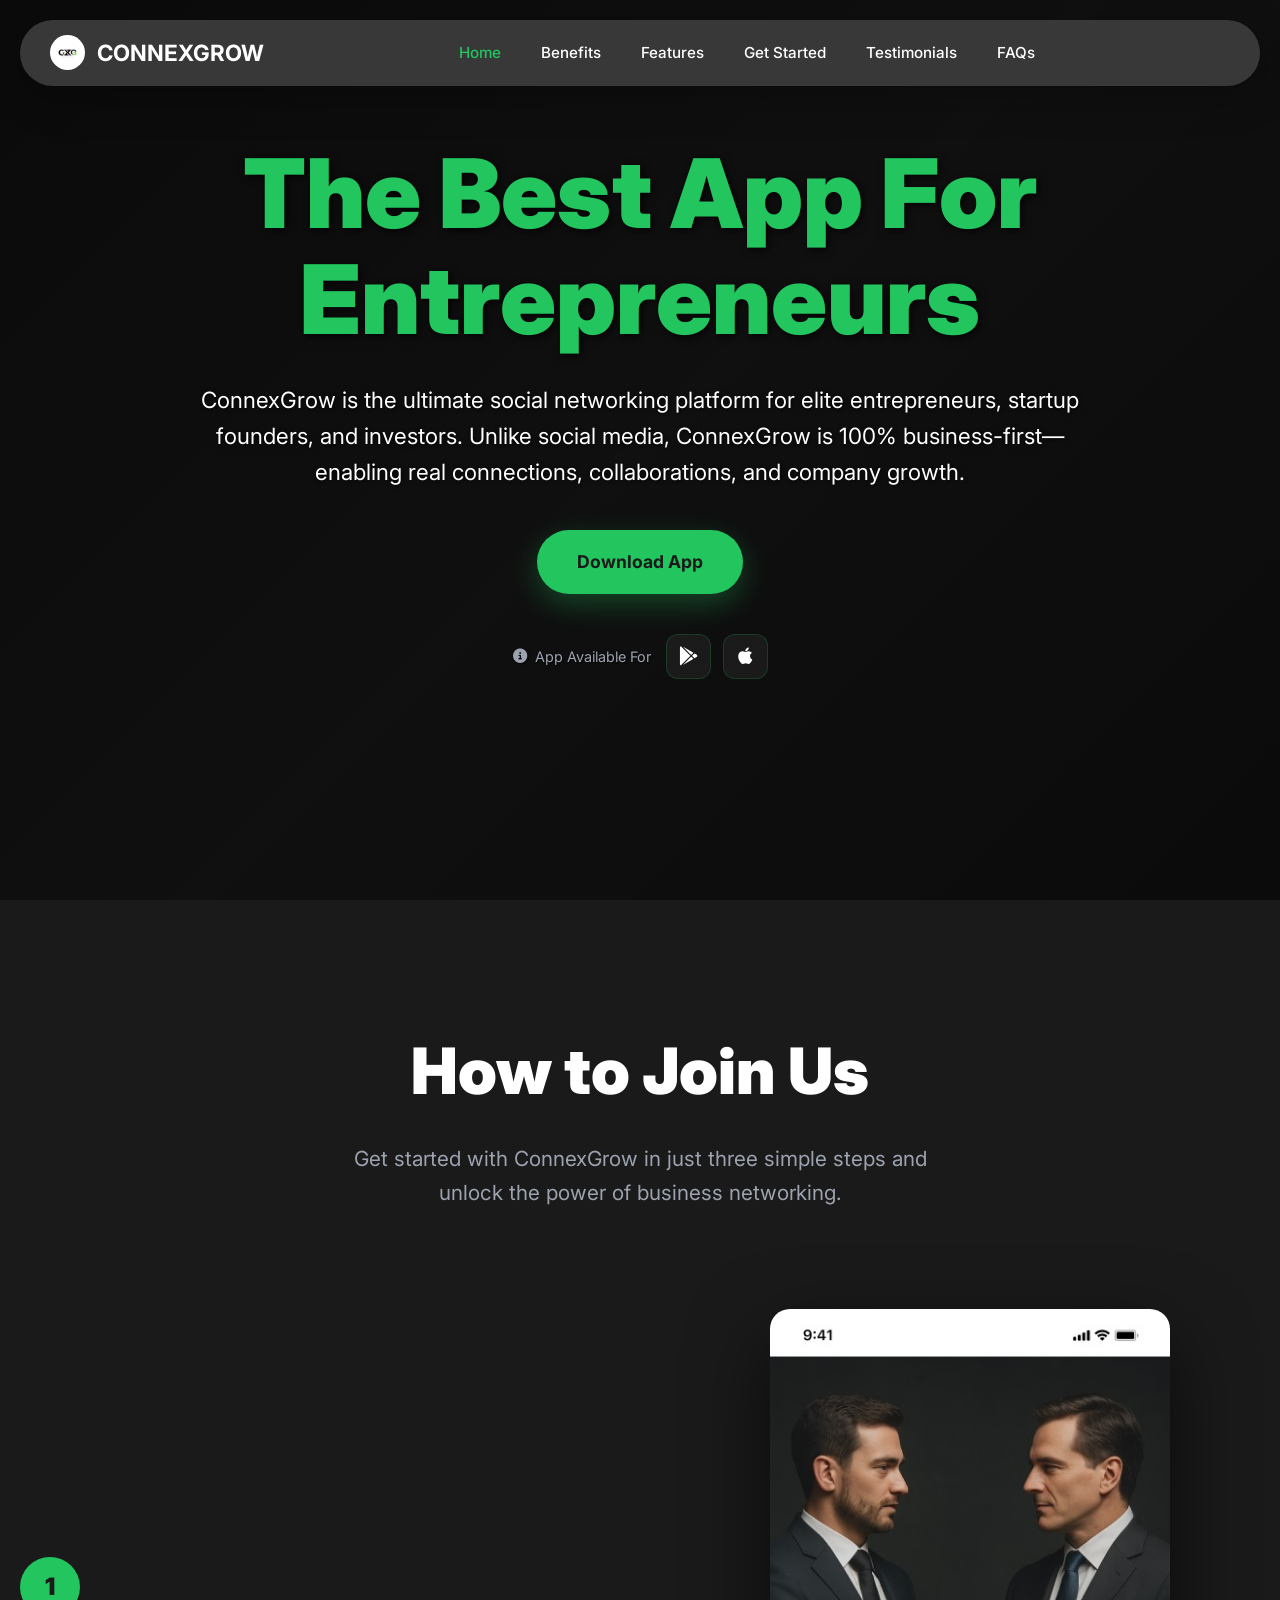
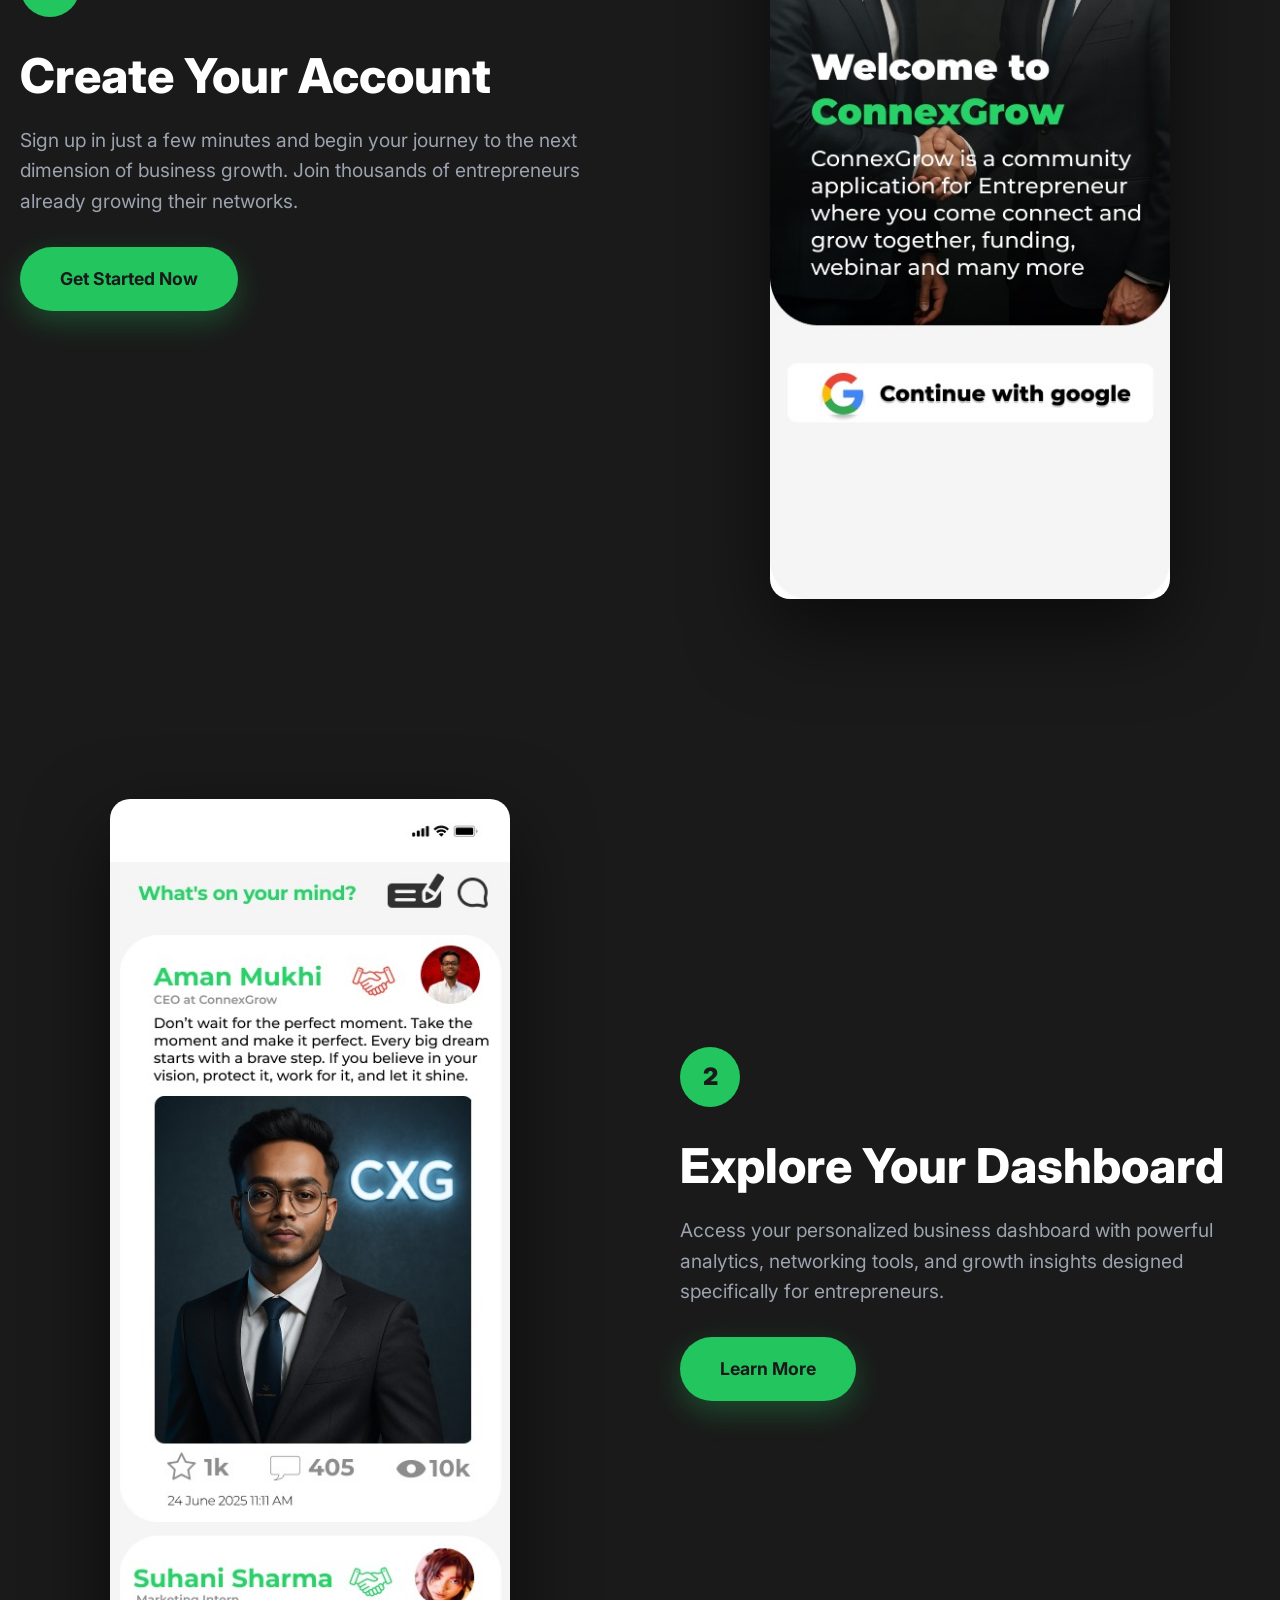
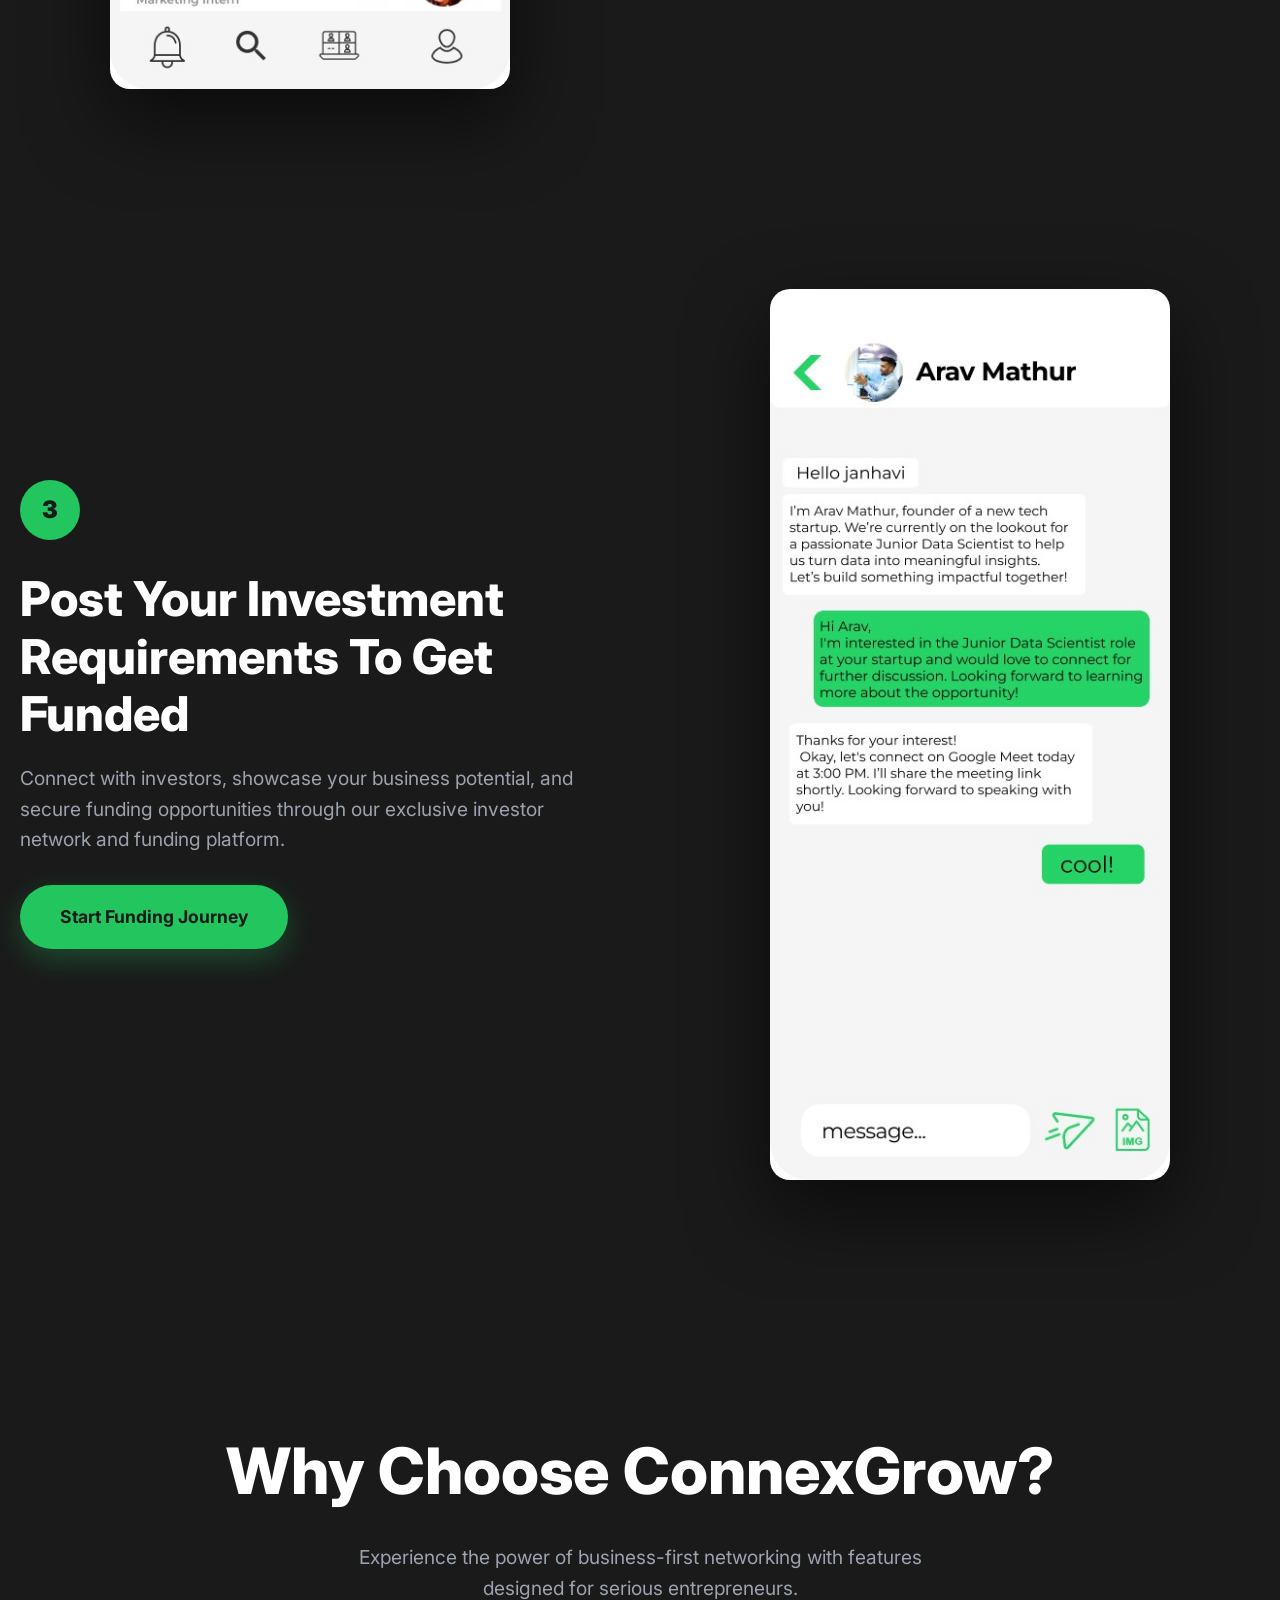
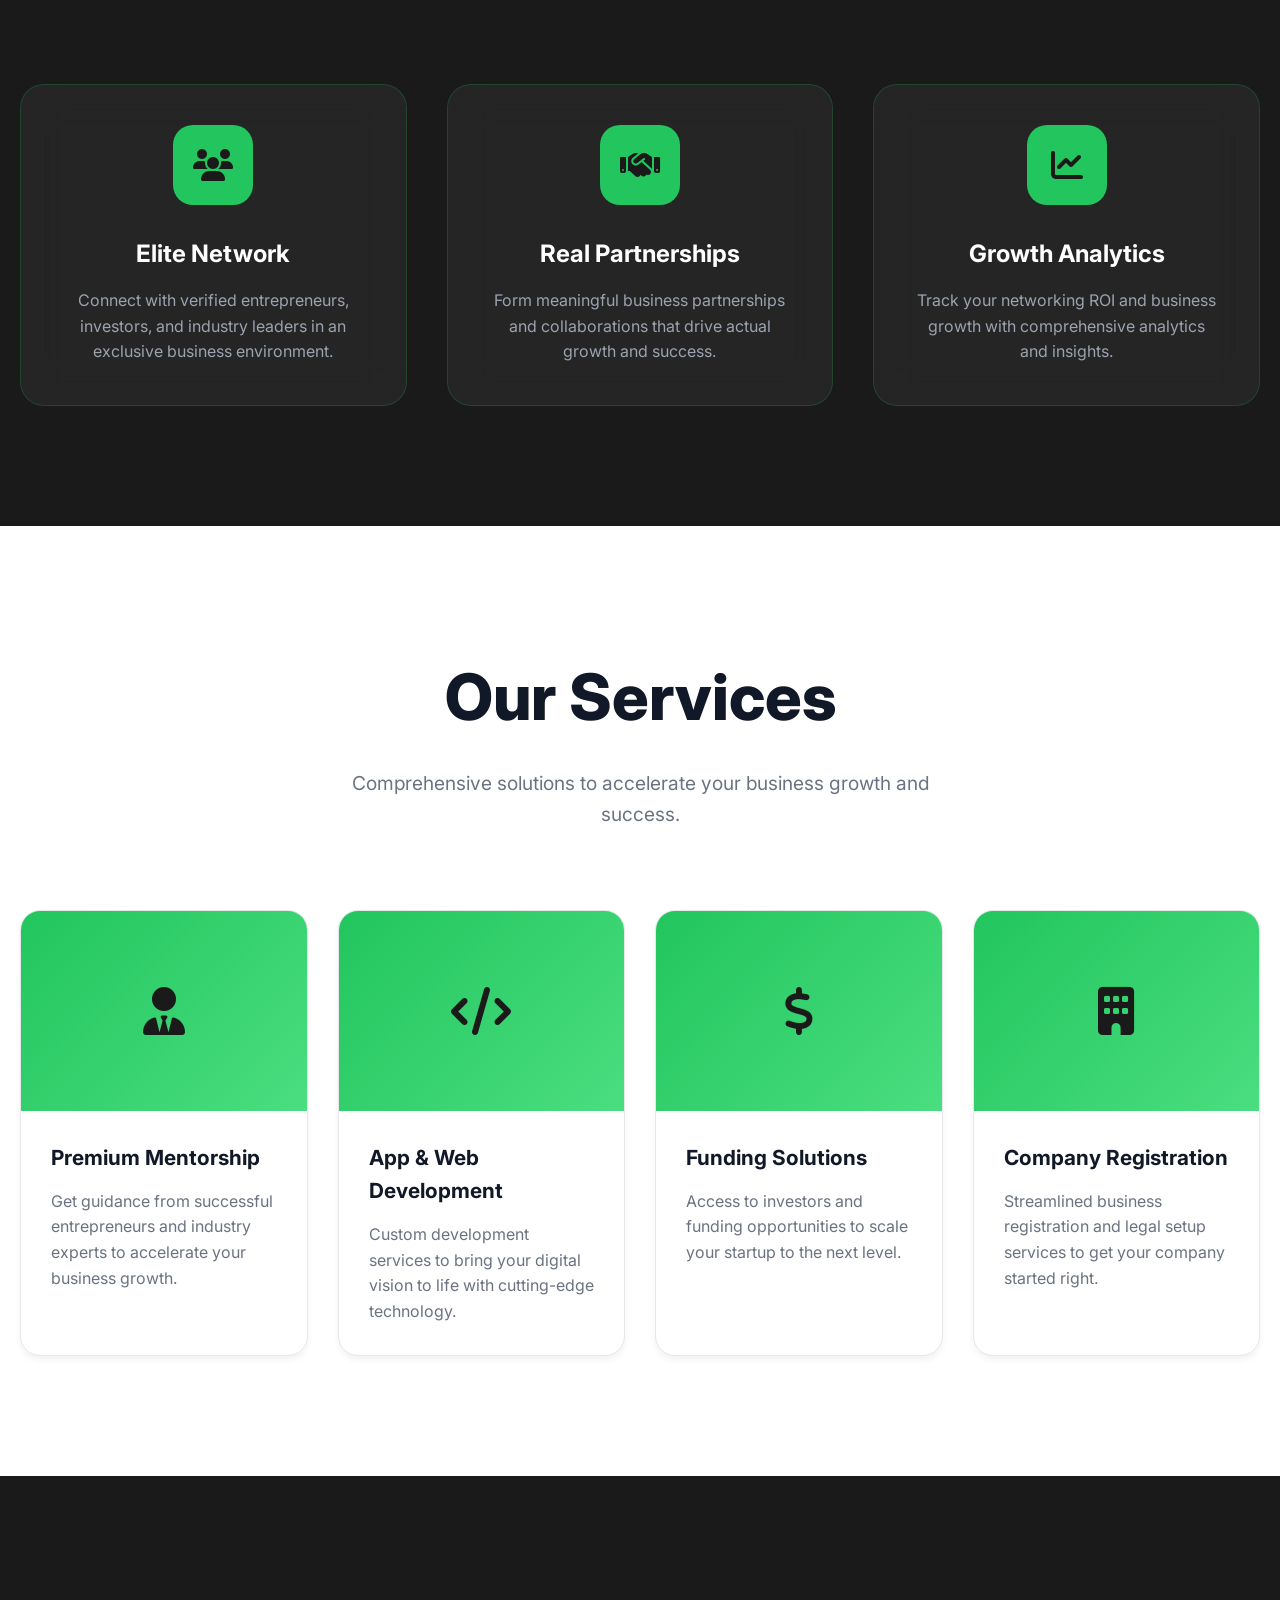
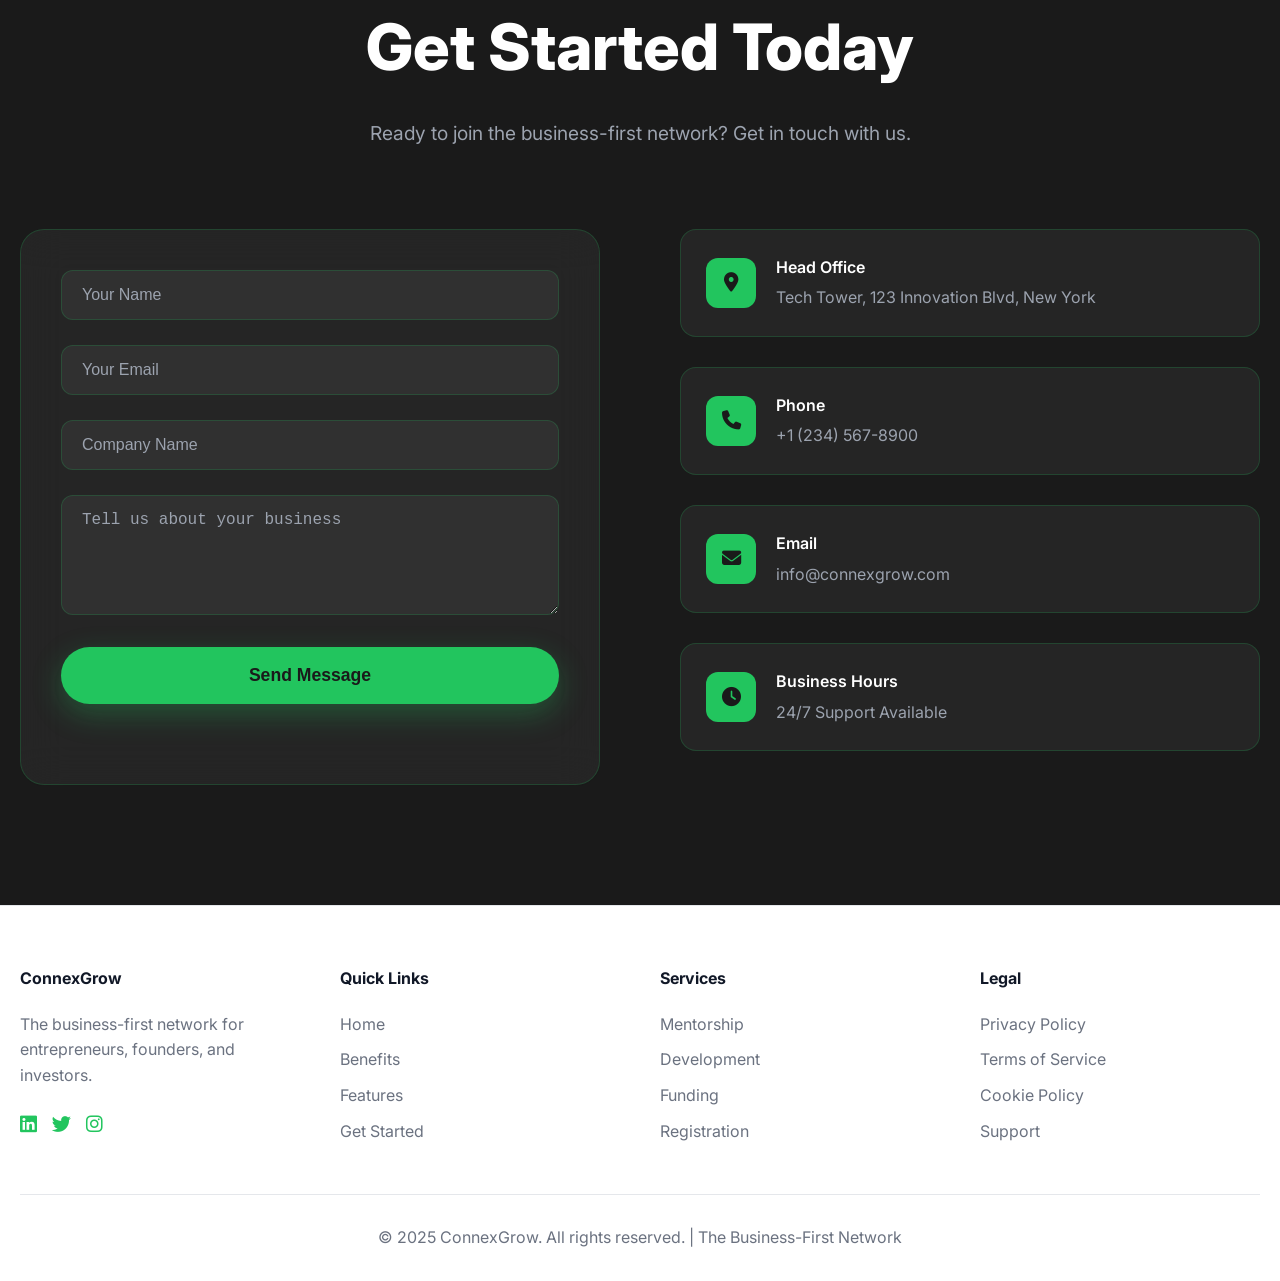
<file: 19.html>
<!DOCTYPE html>
<html lang="en">
<head>
  <meta charset="UTF-8">
  <meta name="viewport" content="width=device-width, initial-scale=1.0">
  <title>ConnexGrow - The Business-First Network</title>
  <link href="https://cdnjs.cloudflare.com/ajax/libs/font-awesome/6.4.0/css/all.min.css" rel="stylesheet">
  <link href="https://fonts.googleapis.com/css2?family=Inter:wght@300;400;500;600;700;800;900&display=swap" rel="stylesheet">
  <style>
    :root {
      --primary: #22C55E;
      --primary-dark: #16A34A;
      --primary-light: #4ADE80;
      --secondary: #000000;
      --accent: #1F2937;
      --text-light: #FFFFFF;
      --text-gray: #9CA3AF;
      --text-dark: #111827;
      --background: #1a1a1a;
      --card-bg: rgba(255, 255, 255, 0.05);
      --border: rgba(34, 197, 94, 0.2);
    }

    * {
      margin: 0;
      padding: 0;
      box-sizing: border-box;
    }

    body {
      font-family: 'Inter', sans-serif;
      background: var(--background);
      color: var(--text-light);
      overflow-x: hidden;
      line-height: 1.6;
    }

    html {
      scroll-behavior: smooth;
    }

    /* Navigation - Fixed Spacing */
    .navbar {
      position: fixed;
      top: 20px;
      left: 20px;
      right: 20px;
      z-index: 1000;
      background: rgba(60, 60, 60, 0.95);
      backdrop-filter: blur(20px);
      border-radius: 50px;
      padding: 15px 30px;
      box-shadow: 0 10px 40px rgba(0, 0, 0, 0.3);
      transition: all 0.3s ease;
      max-width: calc(100vw - 40px);
      width: auto;
    }

    .nav-container {
      display: flex;
      align-items: center;
      justify-content: space-between;
      width: 100%;
    }

    .logo {
      display: flex;
      align-items: center;
      gap: 12px;
      font-size: 1.4rem;
      font-weight: 700;
      color: var(--text-light);
      text-decoration: none;
    }

    .logo-icon {
      width: 35px;
      height: 35px;
      border-radius: 50%;
      object-fit: cover;
    }

    .nav-menu {
      display: flex;
      gap: 40px;
      list-style: none;
      align-items: center;
      margin: 0 auto;
    }

    .nav-link {
      color: var(--text-light);
      text-decoration: none;
      font-weight: 500;
      font-size: 0.95rem;
      transition: all 0.3s ease;
      position: relative;
      padding: 8px 0;
      white-space: nowrap;
    }

    .nav-link:hover,
    .nav-link.active {
      color: var(--primary);
    }

    .mobile-menu-toggle {
      display: none;
      background: none;
      border: none;
      color: var(--text-light);
      font-size: 1.5rem;
      cursor: pointer;
      padding: 5px;
    }

    .mobile-menu {
      display: none;
      position: absolute;
      top: calc(100% + 10px);
      left: 0;
      right: 0;
      background: rgba(60, 60, 60, 0.98);
      backdrop-filter: blur(20px);
      border-radius: 20px;
      padding: 20px;
      box-shadow: 0 10px 40px rgba(0, 0, 0, 0.3);
    }

    .mobile-menu.active {
      display: block;
    }

    .mobile-nav-menu {
      list-style: none;
      display: flex;
      flex-direction: column;
      gap: 15px;
    }

    .mobile-nav-link {
      color: var(--text-light);
      text-decoration: none;
      font-weight: 500;
      font-size: 1rem;
      padding: 12px 20px;
      border-radius: 12px;
      transition: all 0.3s ease;
      display: block;
      text-align: center;
    }

    .mobile-nav-link:hover,
    .mobile-nav-link.active {
      color: var(--primary);
      background: rgba(34, 197, 94, 0.1);
    }

    /* Hero Section - Enhanced Background System */
    .hero {
      min-height: 95vh;
      display: flex;
      flex-direction: column;
      align-items: center;
      justify-content: center;
      text-align: center;
      padding: 120px 20px 80px;
      position: relative;
      overflow: hidden;
      background-image: url('https://framerusercontent.com/images/44bgYYI7gVX7tODZd0dqNcnXAeo.png?scale-down-to=2048');
      background-position: center center;
      background-size: cover;
      background-repeat: no-repeat;
    }

    /* Dark Overlay for Text Readability */
    .hero::before {
      content: '';
      position: absolute;
      top: 0;
      left: 0;
      width: 100%;
      height: 100%;
      background: linear-gradient(
        135deg,
        rgba(0, 0, 0, 0.6) 0%,
        rgba(0, 0, 0, 0.4) 50%,
        rgba(0, 0, 0, 0.6) 100%
      );
      z-index: -1;
    }

    .hero-content {
      position: relative;
      max-width: 4000px;
      margin: 0 auto 60px;
      text-align: center;
      z-index: 1;
    }

    .hero-title {
      font-size: clamp(3rem, 8vw, 6rem);
      font-weight: 900;
      line-height: 1.1;
      margin-bottom: 30px;
      color: var(--primary);
      text-shadow: 2px 2px 8px rgba(0, 0, 0, 0.8);
      animation: fadeInUp 1s ease-out;
    }

    .hero-subtitle {
      font-size: clamp(1.1rem, 2.5vw, 1.4rem);
      color: var(--text-light);
      margin-bottom: 40px;
      line-height: 1.6;
      max-width: 900px;
      margin-left: auto;
      margin-right: auto;
      text-shadow: 1px 1px 4px rgba(0, 0, 0, 0.8);
      animation: fadeInUp 1s ease-out 0.2s both;
    }

    .cta-button {
      background: var(--primary);
      color: var(--background);
      padding: 18px 40px;
      border: none;
      border-radius: 50px;
      font-size: 1.1rem;
      font-weight: 700;
      text-decoration: none;
      display: inline-block;
      transition: all 0.3s ease;
      cursor: pointer;
      margin-bottom: 40px;
      box-shadow: 0 10px 30px rgba(34, 197, 94, 0.3);
      animation: fadeInUp 1s ease-out 0.4s both;
    }

    .cta-button:hover {
      background: var(--primary-dark);
      transform: translateY(-3px);
      box-shadow: 0 15px 40px rgba(34, 197, 94, 0.4);
    }

    .app-availability {
      display: flex;
      align-items: center;
      gap: 15px;
      margin-bottom: 60px;
      justify-content: center;
      flex-wrap: wrap;
      animation: fadeInUp 1s ease-out 0.6s both;
    }

    .availability-text {
      color: var(--text-gray);
      font-size: 0.9rem;
      display: flex;
      align-items: center;
      gap: 8px;
      text-shadow: 1px 1px 2px rgba(0, 0, 0, 0.8);
    }

    .store-icons {
      display: flex;
      gap: 12px;
    }

    .store-icon {
      width: 45px;
      height: 45px;
      background: var(--card-bg);
      border: 1px solid var(--border);
      border-radius: 12px;
      display: flex;
      align-items: center;
      justify-content: center;
      color: var(--text-light);
      font-size: 1.2rem;
      transition: all 0.3s ease;
      cursor: pointer;
      backdrop-filter: blur(10px);
    }

    .store-icon:hover {
      background: var(--primary);
      color: var(--background);
      transform: translateY(-3px);
      box-shadow: 0 10px 20px rgba(34, 197, 94, 0.3);
    }

    /* Mobile-Specific Background Adjustments */
    @media (max-width: 768px) {
      .hero {
        padding: 100px 15px 60px;
        min-height: 100vh;
        background-position: center center;
      }

      .hero::before {
        background: linear-gradient(
          180deg,
          rgba(0, 0, 0, 0.7) 0%,
          rgba(0, 0, 0, 0.5) 50%,
          rgba(0, 0, 0, 0.7) 100%
        );
      }

      .navbar {
        left: 10px;
        right: 10px;
        padding: 10px 15px;
      }

      .nav-menu {
        display: none;
      }

      .mobile-menu-toggle {
        display: block;
      }

      .store-icon {
        width: 40px;
        height: 40px;
        font-size: 1rem;
      }

      .app-availability {
        gap: 10px;
      }
    }

    /* Tablet Adjustments */
    @media (min-width: 769px) and (max-width: 1024px) {
      .hero {
        background-size: 90% 90%;
      }
    }

    /* Large Desktop Adjustments */
    @media (min-width: 1920px) {
      .hero {
        background-size: 80% 80%;
      }
    }

    /* Ultra-wide Screen Adjustments */
    @media (min-width: 2560px) {
      .hero {
        background-size: 80% 80%;
        background-position: center center;
      }
    }

    @media (max-width: 480px) {
      .hero {
        padding: 90px 10px 50px;
      }

      .logo {
        font-size: 1.1rem;
      }

      .logo-icon {
        width: 30px;
        height: 30px;
      }

      .navbar {
        left: 5px;
        right: 5px;
        padding: 8px 12px;
      }

      .store-icon {
        width: 35px;
        height: 35px;
        font-size: 0.9rem;
      }

      .cta-button {
        padding: 15px 30px;
        font-size: 1rem;
      }
    }

    /* How to Join Us Section */
    .how-to-join {
      padding: 120px 20px;
      background: var(--background);
      position: relative;
      overflow: hidden;
    }

    .join-container {
      max-width: 1400px;
      margin: 0 auto;
    }

    .join-header {
      text-align: center;
      margin-bottom: 100px;
    }

    .join-title {
      font-size: clamp(2.5rem, 6vw, 4rem);
      font-weight: 900;
      color: var(--text-light);
      margin-bottom: 20px;
    }

    .join-subtitle {
      font-size: clamp(1rem, 2vw, 1.3rem);
      color: var(--text-gray);
      max-width: 600px;
      margin: 0 auto;
    }

    .join-steps {
      display: flex;
      flex-direction: column;
      gap: 200px;
    }

    .join-step {
      display: grid;
      grid-template-columns: 1fr 1fr;
      gap: 80px;
      align-items: center;
      opacity: 0;
      transform: translateY(100px);
      transition: all 1s ease-out;
    }

    .join-step.animate {
      opacity: 1;
      transform: translateY(0);
    }

    .join-step:nth-child(even) {
      direction: rtl;
    }

    .join-step:nth-child(even) > * {
      direction: ltr;
    }

    .step-content {
      padding: 40px 0;
    }

    .step-number {
      display: inline-block;
      width: 60px;
      height: 60px;
      background: var(--primary);
      color: var(--background);
      border-radius: 50%;
      display: flex;
      align-items: center;
      justify-content: center;
      font-size: 1.5rem;
      font-weight: 900;
      margin-bottom: 30px;
    }

    .step-title {
      font-size: clamp(2rem, 4vw, 3rem);
      font-weight: 800;
      color: var(--text-light);
      margin-bottom: 20px;
      line-height: 1.2;
    }

    .step-description {
      font-size: clamp(1rem, 2vw, 1.2rem);
      color: var(--text-gray);
      line-height: 1.6;
      margin-bottom: 30px;
    }

    .step-image-container {
      display: flex;
      justify-content: center;
      position: relative;
    }

    .step-image {
      width: 100%;
      max-width: 400px;
      height: auto;
      border-radius: 20px;
      box-shadow: 0 30px 80px rgba(0, 0, 0, 0.6);
      transform: scale(0.8);
      transition: all 0.5s ease;
    }

    .join-step.animate .step-image {
      transform: scale(1);
    }

    /* Features Section */
    .features {
      padding: 120px 20px;
      max-width: 1400px;
      margin: 0 auto;
    }

    .section-title {
      text-align: center;
      font-size: clamp(2rem, 5vw, 4rem);
      font-weight: 800;
      margin-bottom: 20px;
      color: var(--text-light);
    }

    .section-subtitle {
      text-align: center;
      font-size: clamp(1rem, 2vw, 1.2rem);
      color: var(--text-gray);
      margin-bottom: 80px;
      max-width: 600px;
      margin-left: auto;
      margin-right: auto;
    }

    .features-grid {
      display: grid;
      grid-template-columns: repeat(auto-fit, minmax(300px, 1fr));
      gap: 40px;
      margin-top: 60px;
    }

    .feature-card {
      background: var(--card-bg);
      border: 1px solid var(--border);
      border-radius: 24px;
      padding: 40px;
      text-align: center;
      transition: all 0.3s ease;
      backdrop-filter: blur(20px);
    }

    .feature-card:hover {
      transform: translateY(-10px);
      border-color: var(--primary);
      box-shadow: 0 20px 60px rgba(34, 197, 94, 0.1);
    }

    .feature-icon {
      width: 80px;
      height: 80px;
      background: var(--primary);
      border-radius: 20px;
      display: flex;
      align-items: center;
      justify-content: center;
      margin: 0 auto 30px;
      color: var(--background);
      font-size: 2rem;
    }

    .feature-title {
      font-size: 1.5rem;
      font-weight: 700;
      margin-bottom: 15px;
      color: var(--text-light);
    }

    .feature-description {
      color: var(--text-gray);
      line-height: 1.6;
    }

    /* Services Section - White Background */
    .services {
      padding: 120px 20px;
      background: #FFFFFF;
    }

    .services-container {
      max-width: 1400px;
      margin: 0 auto;
    }

    .services .section-title {
      color: var(--text-dark);
    }

    .services .section-subtitle {
      color: #6B7280;
    }

    .services-grid {
      display: grid;
      grid-template-columns: repeat(auto-fit, minmax(280px, 1fr));
      gap: 30px;
      margin-top: 60px;
    }

    .service-card {
      background: #FFFFFF;
      border: 1px solid #E5E7EB;
      border-radius: 20px;
      overflow: hidden;
      transition: all 0.3s ease;
      box-shadow: 0 4px 6px rgba(0, 0, 0, 0.05);
    }

    .service-card:hover {
      transform: translateY(-5px);
      border-color: var(--primary);
      box-shadow: 0 20px 40px rgba(0, 0, 0, 0.1);
    }

    .service-image {
      width: 100%;
      height: 200px;
      background: linear-gradient(135deg, var(--primary), var(--primary-light));
      display: flex;
      align-items: center;
      justify-content: center;
      color: var(--background);
      font-size: 3rem;
    }

    .service-content {
      padding: 30px;
    }

    .service-title {
      font-size: 1.3rem;
      font-weight: 700;
      margin-bottom: 15px;
      color: var(--text-dark);
    }

    .service-description {
      color: #6B7280;
      line-height: 1.6;
    }

    /* Contact Section */
    .contact {
      padding: 120px 20px;
      max-width: 1400px;
      margin: 0 auto;
    }

    .contact-grid {
      display: grid;
      grid-template-columns: 1fr 1fr;
      gap: 80px;
      margin-top: 60px;
    }

    .contact-form {
      background: var(--card-bg);
      border: 1px solid var(--border);
      border-radius: 24px;
      padding: 40px;
      backdrop-filter: blur(20px);
    }

    .form-group {
      margin-bottom: 25px;
    }

    .form-input {
      width: 100%;
      padding: 15px 20px;
      background: rgba(255, 255, 255, 0.05);
      border: 1px solid var(--border);
      border-radius: 12px;
      color: var(--text-light);
      font-size: 1rem;
      transition: all 0.3s ease;
    }

    .form-input:focus {
      outline: none;
      border-color: var(--primary);
      box-shadow: 0 0 0 3px rgba(34, 197, 94, 0.1);
    }

    .form-input::placeholder {
      color: var(--text-gray);
    }

    .form-textarea {
      min-height: 120px;
      resize: vertical;
    }

    .contact-info {
      display: flex;
      flex-direction: column;
      gap: 30px;
    }

    .contact-item {
      display: flex;
      align-items: center;
      gap: 20px;
      padding: 25px;
      background: var(--card-bg);
      border: 1px solid var(--border);
      border-radius: 16px;
      transition: all 0.3s ease;
    }

    .contact-item:hover {
      border-color: var(--primary);
      transform: translateX(10px);
    }

    .contact-icon {
      width: 50px;
      height: 50px;
      background: var(--primary);
      border-radius: 12px;
      display: flex;
      align-items: center;
      justify-content: center;
      color: var(--background);
      font-size: 1.2rem;
    }

    .contact-details h4 {
      color: var(--text-light);
      font-weight: 600;
      margin-bottom: 5px;
    }

    .contact-details p {
      color: var(--text-gray);
      margin: 0;
    }

    /* Footer - White Background */
    .footer {
      background: #FFFFFF;
      padding: 60px 20px 30px;
      border-top: 1px solid #E5E7EB;
    }

    .footer-container {
      max-width: 1400px;
      margin: 0 auto;
    }

    .footer-content {
      display: grid;
      grid-template-columns: repeat(auto-fit, minmax(250px, 1fr));
      gap: 40px;
      margin-bottom: 40px;
    }

    .footer-section h4 {
      color: var(--text-dark);
      font-weight: 700;
      margin-bottom: 20px;
    }

    .footer-section p {
      color: #6B7280;
      margin-bottom: 20px;
    }

    .footer-section a {
      color: #6B7280;
      text-decoration: none;
      display: block;
      margin-bottom: 10px;
      transition: color 0.3s ease;
    }

    .footer-section a:hover {
      color: var(--primary);
    }

    .footer-bottom {
      text-align: center;
      padding-top: 30px;
      border-top: 1px solid #E5E7EB;
      color: #6B7280;
    }

    /* Additional Responsive Design */
    @media (max-width: 1024px) {
      .join-step {
        grid-template-columns: 1fr;
        gap: 40px;
        text-align: center;
      }

      .join-step:nth-child(even) {
        direction: ltr;
      }

      .contact-grid {
        grid-template-columns: 1fr;
        gap: 40px;
      }
    }

    @media (max-width: 768px) {
      .join-steps {
        gap: 100px;
      }

      .step-image {
        max-width: 300px;
      }

      .features,
      .services,
      .contact,
      .how-to-join {
        padding: 80px 20px;
      }

      .features-grid,
      .services-grid {
        grid-template-columns: 1fr;
        gap: 30px;
      }
    }

    @media (max-width: 480px) {
      .step-image {
        max-width: 250px;
      }

      .contact-form,
      .feature-card {
        padding: 25px;
      }
    }

    /* Animations */
    @keyframes fadeInUp {
      from {
        opacity: 0;
        transform: translateY(30px);
      }
      to {
        opacity: 1;
        transform: translateY(0);
      }
    }

    .fade-in-up {
      animation: fadeInUp 0.8s ease-out;
    }

    .scroll-animate {
      opacity: 0;
      transform: translateY(30px);
      transition: all 0.8s ease-out;
    }

    .scroll-animate.animate {
      opacity: 1;
      transform: translateY(0);
    }

    /* Hero Loading Animation */
    @keyframes heroLoad {
      0% {
        opacity: 0;
        transform: translate(-50%, -50%) scale(1.05);
      }
      100% {
        opacity: 1;
        transform: translate(-50%, -50%) scale(1);
      }
    }
  </style>
</head>

<body>
  <!-- Navigation -->
  <nav class="navbar">
    <div class="nav-container">
      <a href="#" class="logo">
        <img src="1722440841558.jpg" alt="ConnexGrow Logo" class="logo-icon" />
        CONNEXGROW
      </a>
      <ul class="nav-menu">
        <li><a href="#home" class="nav-link active">Home</a></li>
        <li><a href="#features" class="nav-link">Benefits</a></li>
        <li><a href="#services" class="nav-link">Features</a></li>
        <li><a href="#contact" class="nav-link">Get Started</a></li>
        <li><a href="#testimonials" class="nav-link">Testimonials</a></li>
        <li><a href="#faq" class="nav-link">FAQs</a></li>
      </ul>
      <button class="mobile-menu-toggle">
        <i class="fas fa-bars"></i>
      </button>
    </div>
    <div class="mobile-menu">
      <ul class="mobile-nav-menu">
        <li><a href="#home" class="mobile-nav-link active">Home</a></li>
        <li><a href="#features" class="mobile-nav-link">Benefits</a></li>
        <li><a href="#services" class="mobile-nav-link">Features</a></li>
        <li><a href="#contact" class="mobile-nav-link">Get Started</a></li>
        <li><a href="#testimonials" class="mobile-nav-link">Testimonials</a></li>
        <li><a href="#faq" class="mobile-nav-link">FAQs</a></li>
      </ul>
    </div>
  </nav>

  <!-- Hero Section -->
  <section id="home" class="hero">
    <div class="hero-content fade-in-up">
      <h1 class="hero-title">The Best App For Entrepreneurs</h1>
      <p class="hero-subtitle">
        ConnexGrow is the ultimate social networking platform for elite entrepreneurs, startup founders, and investors. Unlike social media, ConnexGrow is 100% business-first—enabling real connections, collaborations, and company growth.
      </p>
      <a href="https://play.google.com/store/apps/details?id=com.connexgrow" class="cta-button">Download App</a>
      <div class="app-availability">
        <div class="availability-text">
          <i class="fas fa-info-circle"></i>
          App Available For
        </div>
        <div class="store-icons">
          <div class="store-icon" title="Google Play Store">
            <i class="fab fa-google-play"></i>
          </div>
          <div class="store-icon" title="Apple App Store">
            <i class="fab fa-apple"></i>
          </div>
        </div>
      </div>
    </div>
  </section>

  <!-- How to Join Us Section -->
  <section id="how-to-join" class="how-to-join">
    <div class="join-container">
      <div class="join-header scroll-animate">
        <h2 class="join-title">How to Join Us</h2>
        <p class="join-subtitle">
          Get started with ConnexGrow in just three simple steps and unlock the power of business networking.
        </p>
      </div>

      <div class="join-steps">
        <!-- Step 1: Create Account -->
        <div class="join-step">
          <div class="step-content">
            <div class="step-number">1</div>
            <h3 class="step-title">Create Your Account</h3>
            <p class="step-description">
              Sign up in just a few minutes and begin your journey to the next dimension of business growth. Join thousands of entrepreneurs already growing their networks.
            </p>
            <a href="#" class="cta-button">Get Started Now</a>
          </div>
          <div class="step-image-container">
            <img src="WhatsApp Image 2025-07-03 at 5.37.44 PM.jpeg" alt="Create Account Step" class="step-image">
          </div>
        </div>

        <!-- Step 2: Explore Dashboard -->
        <div class="join-step">
          <div class="step-content">
            <div class="step-number">2</div>
            <h3 class="step-title">Explore Your Dashboard</h3>
            <p class="step-description">
              Access your personalized business dashboard with powerful analytics, networking tools, and growth insights designed specifically for entrepreneurs.
            </p>
            <a href="#" class="cta-button">Learn More</a>
          </div>
          <div class="step-image-container">
            <img src="home.jpeg" alt="Dashboard Step" class="step-image">
          </div>
        </div>

        <!-- Step 3: Post Investment Requirements -->
        <div class="join-step">
          <div class="step-content">
            <div class="step-number">3</div>
            <h3 class="step-title">Post Your Investment Requirements To Get Funded</h3>
            <p class="step-description">
              Connect with investors, showcase your business potential, and secure funding opportunities through our exclusive investor network and funding platform.
            </p>
            <a href="#" class="cta-button">Start Funding Journey</a>
          </div>
          <div class="step-image-container">
            <img src="WhatsApp Image 2025-07-03 at 4.23.16 PM.jpeg" alt="Investment Step" class="step-image">
          </div>
        </div>
      </div>
    </div>
  </section>

  <!-- Features Section -->
  <section id="features" class="features">
    <div class="scroll-animate">
      <h2 class="section-title">Why Choose ConnexGrow?</h2>
      <p class="section-subtitle">
        Experience the power of business-first networking with features designed for serious entrepreneurs.
      </p>
    </div>
    <div class="features-grid">
      <div class="feature-card scroll-animate">
        <div class="feature-icon">
          <i class="fas fa-users"></i>
        </div>
        <h3 class="feature-title">Elite Network</h3>
        <p class="feature-description">
          Connect with verified entrepreneurs, investors, and industry leaders in an exclusive business environment.
        </p>
      </div>
      <div class="feature-card scroll-animate">
        <div class="feature-icon">
          <i class="fas fa-handshake"></i>
        </div>
        <h3 class="feature-title">Real Partnerships</h3>
        <p class="feature-description">
          Form meaningful business partnerships and collaborations that drive actual growth and success.
        </p>
      </div>
      <div class="feature-card scroll-animate">
        <div class="feature-icon">
          <i class="fas fa-chart-line"></i>
        </div>
        <h3 class="feature-title">Growth Analytics</h3>
        <p class="feature-description">
          Track your networking ROI and business growth with comprehensive analytics and insights.
        </p>
      </div>
    </div>
  </section>

  <!-- Services Section -->
  <section id="services" class="services">
    <div class="services-container">
      <div class="scroll-animate">
        <h2 class="section-title">Our Services</h2>
        <p class="section-subtitle">
          Comprehensive solutions to accelerate your business growth and success.
        </p>
      </div>
      <div class="services-grid">
        <div class="service-card scroll-animate">
          <div class="service-image">
            <i class="fas fa-user-tie"></i>
          </div>
          <div class="service-content">
            <h3 class="service-title">Premium Mentorship</h3>
            <p class="service-description">
              Get guidance from successful entrepreneurs and industry experts to accelerate your business growth.
            </p>
          </div>
        </div>
        <div class="service-card scroll-animate">
          <div class="service-image">
            <i class="fas fa-code"></i>
          </div>
          <div class="service-content">
            <h3 class="service-title">App & Web Development</h3>
            <p class="service-description">
              Custom development services to bring your digital vision to life with cutting-edge technology.
            </p>
          </div>
        </div>
        <div class="service-card scroll-animate">
          <div class="service-image">
            <i class="fas fa-dollar-sign"></i>
          </div>
          <div class="service-content">
            <h3 class="service-title">Funding Solutions</h3>
            <p class="service-description">
              Access to investors and funding opportunities to scale your startup to the next level.
            </p>
          </div>
        </div>
        <div class="service-card scroll-animate">
          <div class="service-image">
            <i class="fas fa-building"></i>
          </div>
          <div class="service-content">
            <h3 class="service-title">Company Registration</h3>
            <p class="service-description">
              Streamlined business registration and legal setup services to get your company started right.
            </p>
          </div>
        </div>
      </div>
    </div>
  </section>

  <!-- Contact Section -->
  <section id="contact" class="contact">
    <div class="scroll-animate">
      <h2 class="section-title">Get Started Today</h2>
      <p class="section-subtitle">
        Ready to join the business-first network? Get in touch with us.
      </p>
    </div>
    <div class="contact-grid">
      <div class="contact-form scroll-animate">
        <form id="contact-form">
          <div class="form-group">
            <input type="text" class="form-input" placeholder="Your Name" required>
          </div>
          <div class="form-group">
            <input type="email" class="form-input" placeholder="Your Email" required>
          </div>
          <div class="form-group">
            <input type="text" class="form-input" placeholder="Company Name" required>
          </div>
          <div class="form-group">
            <textarea class="form-input form-textarea" placeholder="Tell us about your business" required></textarea>
          </div>
          <button type="submit" class="cta-button" style="width: 100%;">Send Message</button>
        </form>
      </div>
      <div class="contact-info scroll-animate">
        <div class="contact-item">
          <div class="contact-icon">
            <i class="fas fa-map-marker-alt"></i>
          </div>
          <div class="contact-details">
            <h4>Head Office</h4>
            <p>Tech Tower, 123 Innovation Blvd, New York</p>
          </div>
        </div>
        <div class="contact-item">
          <div class="contact-icon">
            <i class="fas fa-phone"></i>
          </div>
          <div class="contact-details">
            <h4>Phone</h4>
            <p>+1 (234) 567-8900</p>
          </div>
        </div>
        <div class="contact-item">
          <div class="contact-icon">
            <i class="fas fa-envelope"></i>
          </div>
          <div class="contact-details">
            <h4>Email</h4>
            <p>info@connexgrow.com</p>
          </div>
        </div>
        <div class="contact-item">
          <div class="contact-icon">
            <i class="fas fa-clock"></i>
          </div>
          <div class="contact-details">
            <h4>Business Hours</h4>
            <p>24/7 Support Available</p>
          </div>
        </div>
      </div>
    </div>
  </section>

  <!-- Footer -->
  <footer class="footer">
    <div class="footer-container">
      <div class="footer-content">
        <div class="footer-section">
          <h4>ConnexGrow</h4>
          <p>
            The business-first network for entrepreneurs, founders, and investors.
          </p>
          <div style="display: flex; gap: 15px;">
            <a href="#" style="color: var(--primary); font-size: 1.2rem;"><i class="fab fa-linkedin"></i></a>
            <a href="#" style="color: var(--primary); font-size: 1.2rem;"><i class="fab fa-twitter"></i></a>
            <a href="#" style="color: var(--primary); font-size: 1.2rem;"><i class="fab fa-instagram"></i></a>
          </div>
        </div>
        <div class="footer-section">
          <h4>Quick Links</h4>
          <a href="#home">Home</a>
          <a href="#features">Benefits</a>
          <a href="#services">Features</a>
          <a href="#contact">Get Started</a>
        </div>
        <div class="footer-section">
          <h4>Services</h4>
          <a href="#">Mentorship</a>
          <a href="#">Development</a>
          <a href="#">Funding</a>
          <a href="#">Registration</a>
        </div>
        <div class="footer-section">
          <h4>Legal</h4>
          <a href="#">Privacy Policy</a>
          <a href="#">Terms of Service</a>
          <a href="#">Cookie Policy</a>
          <a href="#">Support</a>
        </div>
      </div>
      <div class="footer-bottom">
        <p>&copy; 2025 ConnexGrow. All rights reserved. | The Business-First Network</p>
      </div>
    </div>
  </footer>

  <script>
    // Mobile menu toggle
    const mobileToggle = document.querySelector('.mobile-menu-toggle');
    const mobileMenu = document.querySelector('.mobile-menu');
    const mobileIcon = mobileToggle.querySelector('i');

    mobileToggle.addEventListener('click', () => {
      mobileMenu.classList.toggle('active');
      if (mobileMenu.classList.contains('active')) {
        mobileIcon.classList.remove('fa-bars');
        mobileIcon.classList.add('fa-times');
      } else {
        mobileIcon.classList.remove('fa-times');
        mobileIcon.classList.add('fa-bars');
      }
    });

    // Close mobile menu when clicking on a link
    document.querySelectorAll('.mobile-nav-link').forEach(link => {
      link.addEventListener('click', () => {
        mobileMenu.classList.remove('active');
        mobileIcon.classList.remove('fa-times');
        mobileIcon.classList.add('fa-bars');
      });
    });

    // Smooth scrolling for navigation links
    document.querySelectorAll('a[href^="#"]').forEach(anchor => {
      anchor.addEventListener('click', function (e) {
        e.preventDefault();
        const target = document.querySelector(this.getAttribute('href'));
        if (target) {
          const navbarHeight = 100;
          const targetPosition = target.offsetTop - navbarHeight;
          window.scrollTo({
            top: targetPosition,
            behavior: 'smooth'
          });
        }
      });
    });

    // Navbar scroll effect
    window.addEventListener('scroll', () => {
      const navbar = document.querySelector('.navbar');
      if (window.scrollY > 100) {
        navbar.style.background = 'rgba(50, 50, 50, 0.98)';
      } else {
        navbar.style.background = 'rgba(60, 60, 60, 0.95)';
      }
    });

    // Active navigation link
    window.addEventListener('scroll', () => {
      const sections = document.querySelectorAll('section[id]');
      const navLinks = document.querySelectorAll('.nav-link, .mobile-nav-link');
      let current = '';

      sections.forEach(section => {
        const sectionTop = section.offsetTop;
        const sectionHeight = section.clientHeight;
        if (scrollY >= (sectionTop - 200)) {
          current = section.getAttribute('id');
        }
      });

      navLinks.forEach(link => {
        link.classList.remove('active');
        if (link.getAttribute('href') === `#${current}`) {
          link.classList.add('active');
        }
      });
    });

    // Scroll animations for regular elements
    const observerOptions = {
      threshold: 0.1,
      rootMargin: '0px 0px -50px 0px'
    };

    const observer = new IntersectionObserver((entries) => {
      entries.forEach(entry => {
        if (entry.isIntersecting) {
          entry.target.classList.add('animate');
        }
      });
    }, observerOptions);

    document.querySelectorAll('.scroll-animate').forEach(el => {
      observer.observe(el);
    });

    // Special scroll animations for join steps
    const joinStepObserver = new IntersectionObserver((entries) => {
      entries.forEach(entry => {
        if (entry.isIntersecting) {
          entry.target.classList.add('animate');
        }
      });
    }, {
      threshold: 0.3,
      rootMargin: '0px 0px -100px 0px'
    });

    document.querySelectorAll('.join-step').forEach(el => {
      joinStepObserver.observe(el);
    });

    // Contact form handling
    document.getElementById('contact-form').addEventListener('submit', function(e) {
      e.preventDefault();

      // Create success message
      const successMsg = document.createElement('div');
      successMsg.innerHTML = '✅ Thank you! We\'ll get back to you within 24 hours.';
      successMsg.style.cssText = `
        background: var(--primary);
        color: var(--background);
        padding: 15px 20px;
        border-radius: 12px;
        margin-top: 20px;
        text-align: center;
        font-weight: 600;
      `;

      this.appendChild(successMsg);
      this.reset();

      setTimeout(() => {
        successMsg.remove();
      }, 5000);
    });

    // Store icon interactions
    document.querySelectorAll('.store-icon').forEach(icon => {
      icon.addEventListener('click', () => {
        if (icon.querySelector('.fa-google-play')) {
          window.open('https://play.google.com/store/apps/details?id=com.connexgrow', '_blank');
        } else if (icon.querySelector('.fa-apple')) {
          window.open('https://apps.apple.com/app/connexgrow', '_blank');
        }
      });
    });

    // Advanced Background Image Responsive Handling
    function handleBackgroundResize() {
      const heroSection = document.querySelector('.hero');

      if (!heroSection) return;

      const screenWidth = window.innerWidth;
      const screenHeight = window.innerHeight;

      if (screenWidth <= 768) {
        heroSection.style.backgroundSize = 'cover';
      } else {
        heroSection.style.backgroundSize = '80% 80%';
      }

      // Ensure hero section has proper height
      heroSection.style.minHeight = '100vh';
    }

    // Apply background fixes on various events
    window.addEventListener('resize', () => {
      setTimeout(handleBackgroundResize, 100);
    });

    window.addEventListener('orientationchange', () => {
      setTimeout(handleBackgroundResize, 200);
    });

    // Initialize everything on page load
    window.addEventListener('load', () => {
      document.querySelector('.hero-content').classList.add('fade-in-up');
      handleBackgroundResize();
    });

    // Initial call
    document.addEventListener('DOMContentLoaded', () => {
      handleBackgroundResize();
    });

    // Ensure background covers viewport on scroll (mobile fix)
    let ticking = false;
    function updateBackgroundOnScroll() {
      if (window.innerWidth <= 768) {
        const heroSection = document.querySelector('.hero');
        if (heroSection) {
          heroSection.style.backgroundSize = 'cover';
        }
      }
      ticking = false;
    }

    function requestBackgroundTick() {
      if (!ticking) {
        requestAnimationFrame(updateBackgroundOnScroll);
        ticking = true;
      }
    }

    window.addEventListener('scroll', requestBackgroundTick);
  </script>
</body>
</html>
</file>
